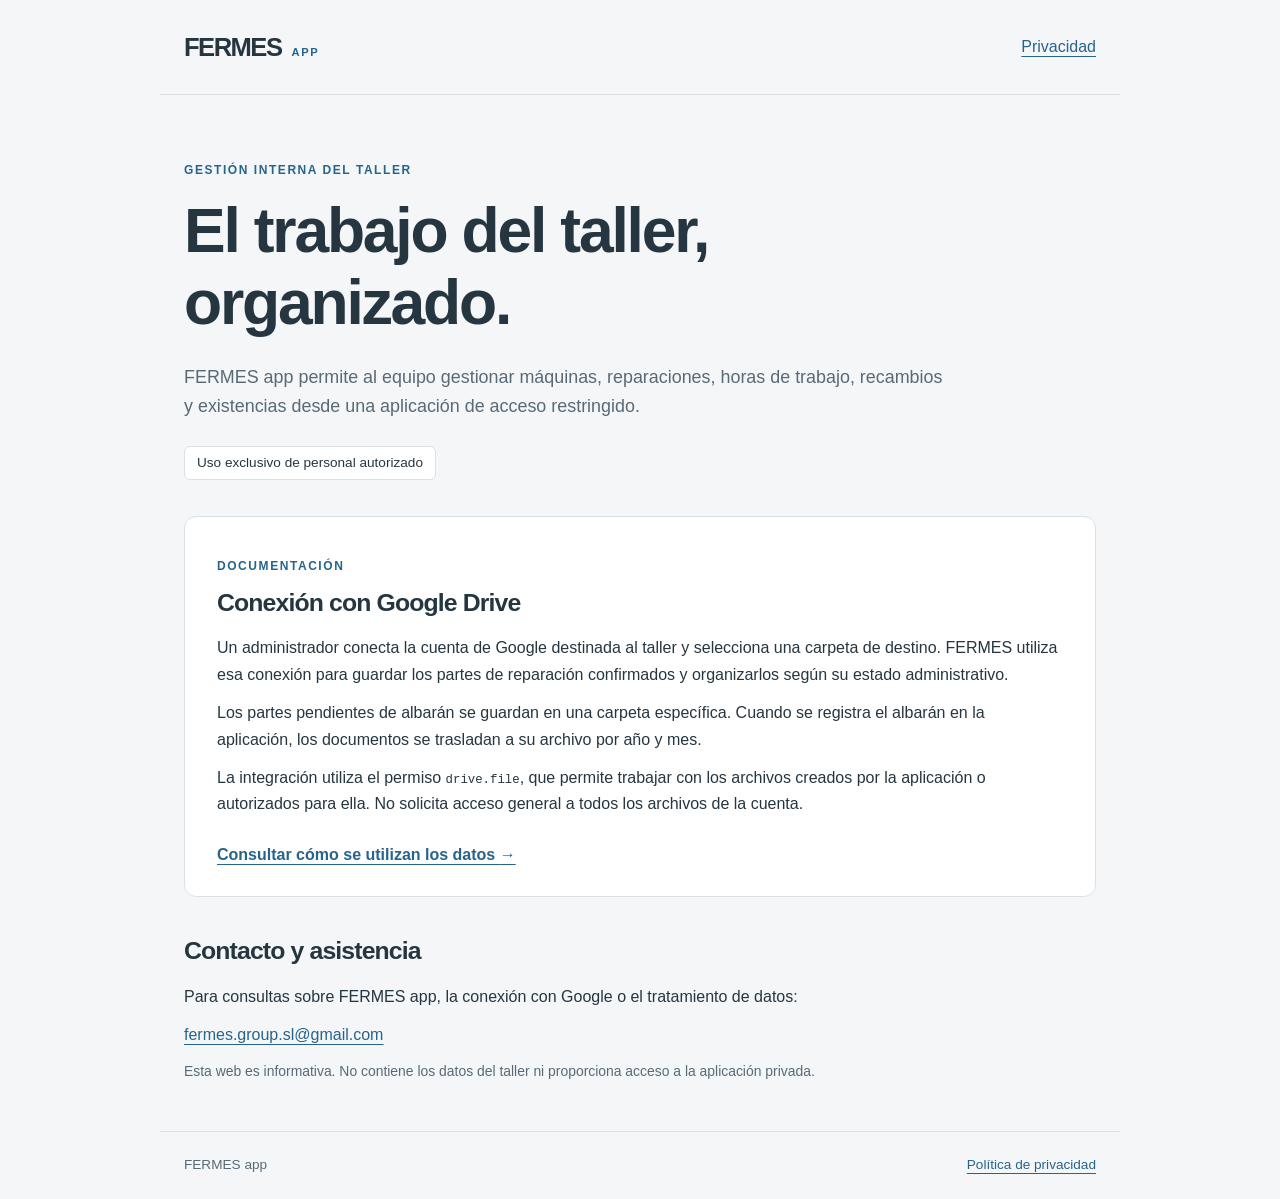
<file: index.html>
<!doctype html>
<html lang="es">
<head>
  <meta charset="utf-8">
  <meta name="viewport" content="width=device-width, initial-scale=1">
  <meta name="description" content="Información sobre FERMES app, la aplicación de uso interno para la gestión del taller y sus documentos de reparación.">
  <title>FERMES app · Información</title>
  <link rel="stylesheet" href="estilos.css">
</head>
<body>
  <header class="cabecera"><a class="marca" href="index.html">FERMES<span>APP</span></a><nav aria-label="Principal"><a href="privacidad.html">Privacidad</a></nav></header>
  <main>
    <section class="presentacion">
      <p class="etiqueta">GESTIÓN INTERNA DEL TALLER</p>
      <h1>El trabajo del taller,<br>organizado.</h1>
      <p class="entradilla">FERMES app permite al equipo gestionar máquinas, reparaciones, horas de trabajo, recambios y existencias desde una aplicación de acceso restringido.</p>
      <span class="aviso">Uso exclusivo de personal autorizado</span>
    </section>
    <section class="panel" aria-labelledby="drive">
      <p class="etiqueta">DOCUMENTACIÓN</p>
      <h2 id="drive">Conexión con Google Drive</h2>
      <p>Un administrador conecta la cuenta de Google destinada al taller y selecciona una carpeta de destino. FERMES utiliza esa conexión para guardar los partes de reparación confirmados y organizarlos según su estado administrativo.</p>
      <p>Los partes pendientes de albarán se guardan en una carpeta específica. Cuando se registra el albarán en la aplicación, los documentos se trasladan a su archivo por año y mes.</p>
      <p>La integración utiliza el permiso <code>drive.file</code>, que permite trabajar con los archivos creados por la aplicación o autorizados para ella. No solicita acceso general a todos los archivos de la cuenta.</p>
      <a class="enlace" href="privacidad.html">Consultar cómo se utilizan los datos <span aria-hidden="true">→</span></a>
    </section>
    <section class="contacto" aria-labelledby="contacto">
      <h2 id="contacto">Contacto y asistencia</h2>
      <p>Para consultas sobre FERMES app, la conexión con Google o el tratamiento de datos:</p>
      <a href="mailto:fermes.group.sl@gmail.com">fermes.group.sl@gmail.com</a>
      <p class="nota">Esta web es informativa. No contiene los datos del taller ni proporciona acceso a la aplicación privada.</p>
    </section>
  </main>
  <footer>FERMES app <a href="privacidad.html">Política de privacidad</a></footer>
</body>
</html>
</file>
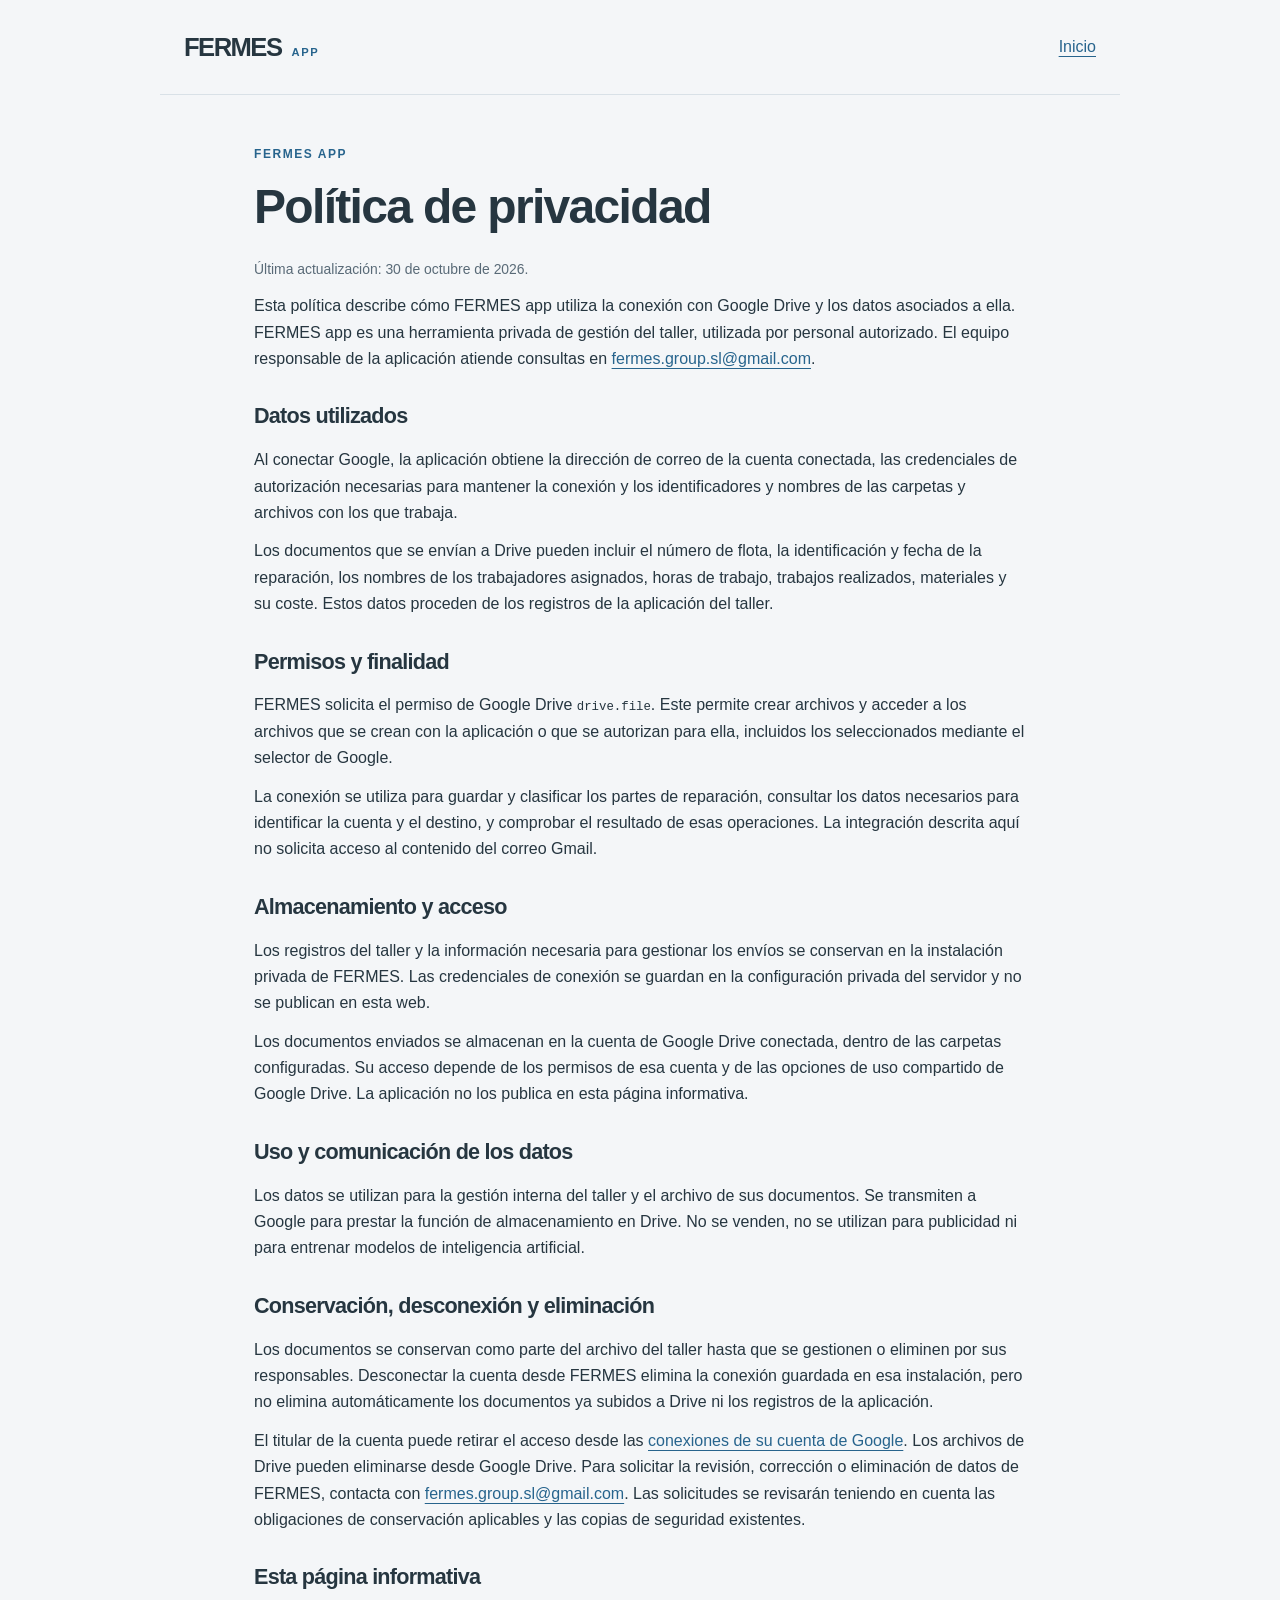
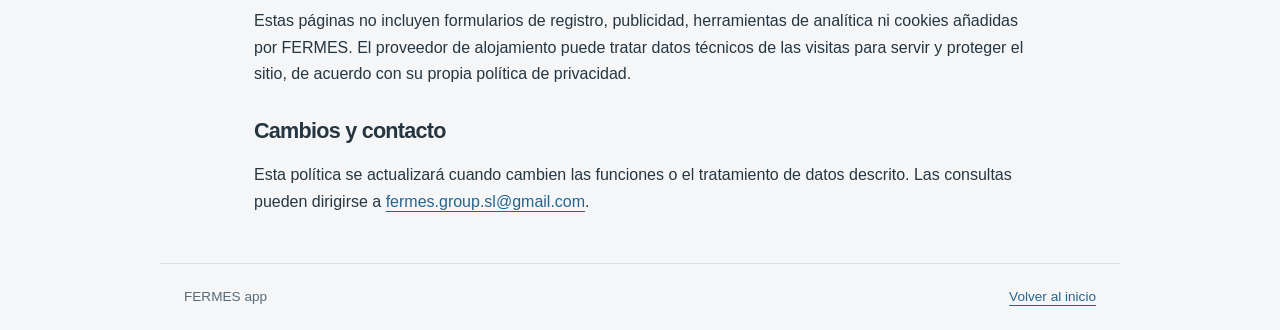
<file: privacidad.html>
<!doctype html>
<html lang="es">
<head>
  <meta charset="utf-8">
  <meta name="viewport" content="width=device-width, initial-scale=1">
  <meta name="description" content="Uso de datos y permisos de Google Drive en FERMES app.">
  <title>Política de privacidad · FERMES app</title>
  <link rel="stylesheet" href="estilos.css">
</head>
<body>
  <header class="cabecera"><a class="marca" href="index.html">FERMES<span>APP</span></a><nav aria-label="Principal"><a href="index.html">Inicio</a></nav></header>
  <main class="legal">
    <p class="etiqueta">FERMES APP</p>
    <h1>Política de privacidad</h1>
    <p class="nota">Última actualización: 30 de octubre de 2026.</p>
    <p>Esta política describe cómo FERMES app utiliza la conexión con Google Drive y los datos asociados a ella. FERMES app es una herramienta privada de gestión del taller, utilizada por personal autorizado. El equipo responsable de la aplicación atiende consultas en <a href="mailto:fermes.group.sl@gmail.com">fermes.group.sl@gmail.com</a>.</p>
    <h2>Datos utilizados</h2>
    <p>Al conectar Google, la aplicación obtiene la dirección de correo de la cuenta conectada, las credenciales de autorización necesarias para mantener la conexión y los identificadores y nombres de las carpetas y archivos con los que trabaja.</p>
    <p>Los documentos que se envían a Drive pueden incluir el número de flota, la identificación y fecha de la reparación, los nombres de los trabajadores asignados, horas de trabajo, trabajos realizados, materiales y su coste. Estos datos proceden de los registros de la aplicación del taller.</p>
    <h2>Permisos y finalidad</h2>
    <p>FERMES solicita el permiso de Google Drive <code>drive.file</code>. Este permite crear archivos y acceder a los archivos que se crean con la aplicación o que se autorizan para ella, incluidos los seleccionados mediante el selector de Google.</p>
    <p>La conexión se utiliza para guardar y clasificar los partes de reparación, consultar los datos necesarios para identificar la cuenta y el destino, y comprobar el resultado de esas operaciones. La integración descrita aquí no solicita acceso al contenido del correo Gmail.</p>
    <h2>Almacenamiento y acceso</h2>
    <p>Los registros del taller y la información necesaria para gestionar los envíos se conservan en la instalación privada de FERMES. Las credenciales de conexión se guardan en la configuración privada del servidor y no se publican en esta web.</p>
    <p>Los documentos enviados se almacenan en la cuenta de Google Drive conectada, dentro de las carpetas configuradas. Su acceso depende de los permisos de esa cuenta y de las opciones de uso compartido de Google Drive. La aplicación no los publica en esta página informativa.</p>
    <h2>Uso y comunicación de los datos</h2>
    <p>Los datos se utilizan para la gestión interna del taller y el archivo de sus documentos. Se transmiten a Google para prestar la función de almacenamiento en Drive. No se venden, no se utilizan para publicidad ni para entrenar modelos de inteligencia artificial.</p>
    <h2>Conservación, desconexión y eliminación</h2>
    <p>Los documentos se conservan como parte del archivo del taller hasta que se gestionen o eliminen por sus responsables. Desconectar la cuenta desde FERMES elimina la conexión guardada en esa instalación, pero no elimina automáticamente los documentos ya subidos a Drive ni los registros de la aplicación.</p>
    <p>El titular de la cuenta puede retirar el acceso desde las <a href="https://myaccount.google.com/connections">conexiones de su cuenta de Google</a>. Los archivos de Drive pueden eliminarse desde Google Drive. Para solicitar la revisión, corrección o eliminación de datos de FERMES, contacta con <a href="mailto:fermes.group.sl@gmail.com">fermes.group.sl@gmail.com</a>. Las solicitudes se revisarán teniendo en cuenta las obligaciones de conservación aplicables y las copias de seguridad existentes.</p>
    <h2>Esta página informativa</h2>
    <p>Estas páginas no incluyen formularios de registro, publicidad, herramientas de analítica ni cookies añadidas por FERMES. El proveedor de alojamiento puede tratar datos técnicos de las visitas para servir y proteger el sitio, de acuerdo con su propia política de privacidad.</p>
    <h2>Cambios y contacto</h2>
    <p>Esta política se actualizará cuando cambien las funciones o el tratamiento de datos descrito. Las consultas pueden dirigirse a <a href="mailto:fermes.group.sl@gmail.com">fermes.group.sl@gmail.com</a>.</p>
  </main>
  <footer>FERMES app <a href="index.html">Volver al inicio</a></footer>
</body>
</html>
</file>
<file: estilos.css>
:root{color-scheme:light;--tinta:#263640;--suave:#596a77;--linea:#d9e1e7;--azul:#27648d}
*{box-sizing:border-box}body{margin:0;background:#f4f6f8;color:var(--tinta);font-family:Arial,Helvetica,sans-serif;line-height:1.65}a{color:var(--azul);text-underline-offset:4px}a:focus-visible{outline:3px solid #27648d;outline-offset:5px}h1,h2{line-height:1.15;letter-spacing:-.035em}h1{font-size:clamp(2.2rem,6vw,3.9rem);margin:14px 0 24px}h2{font-size:1.55rem;margin:12px 0 18px}p{margin:12px 0}.cabecera,main,footer{max-width:960px;margin:auto}.cabecera{display:flex;align-items:center;justify-content:space-between;padding:26px 24px;border-bottom:1px solid var(--linea)}.marca{text-decoration:none;font-size:1.6rem;font-weight:900;color:var(--tinta);letter-spacing:-.06em}.marca span{font-size:.7rem;letter-spacing:.15em;margin-left:10px;color:var(--azul)}main{padding:0 24px 36px}.presentacion{padding:54px 0 36px;max-width:760px}.etiqueta{color:var(--azul);font-size:.75rem;letter-spacing:.13em;font-weight:700}.entradilla{font-size:1.12rem;color:var(--suave)}.aviso{display:inline-block;margin-top:12px;padding:5px 12px;border:1px solid var(--linea);border-radius:6px;background:white;font-size:.85rem}.panel{background:white;padding:28px 32px;border:1px solid var(--linea);border-radius:12px}.enlace{display:inline-block;margin-top:12px;font-weight:700}.contacto{padding:28px 0 0}.nota{font-size:.87rem;color:var(--suave)}footer{padding:22px 24px;border-top:1px solid var(--linea);display:flex;justify-content:space-between;gap:20px;font-size:.85rem;color:var(--suave)}.legal{max-width:820px;padding-top:38px}.legal h1{font-size:clamp(2rem,5vw,3rem)}.legal h2{margin-top:32px;font-size:1.35rem}code{font-size:.95em;overflow-wrap:anywhere}p a,.contacto a{overflow-wrap:anywhere}@media(max-width:550px){.cabecera{padding:18px 20px}main{padding-left:20px;padding-right:20px}.presentacion{padding-top:30px}.panel{padding:20px}.legal{padding-top:28px}footer{flex-wrap:wrap}}
</file>
